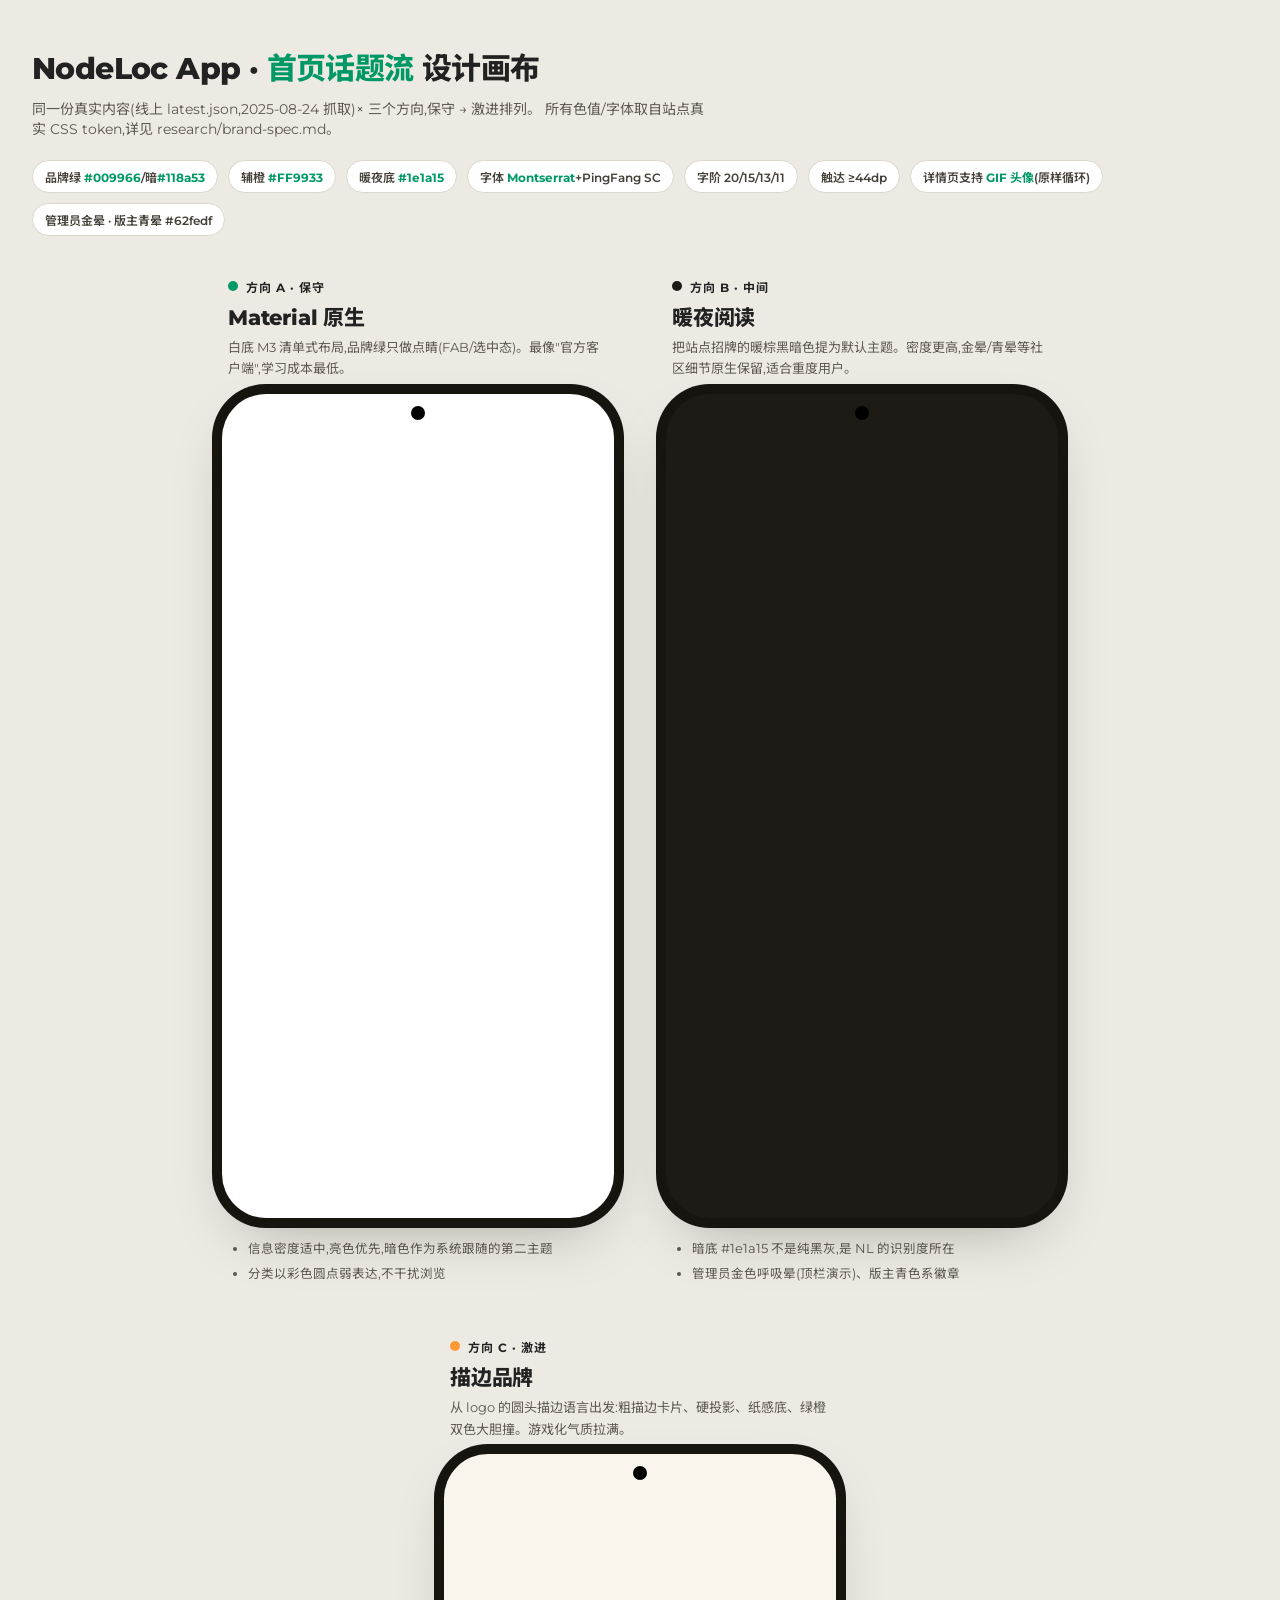
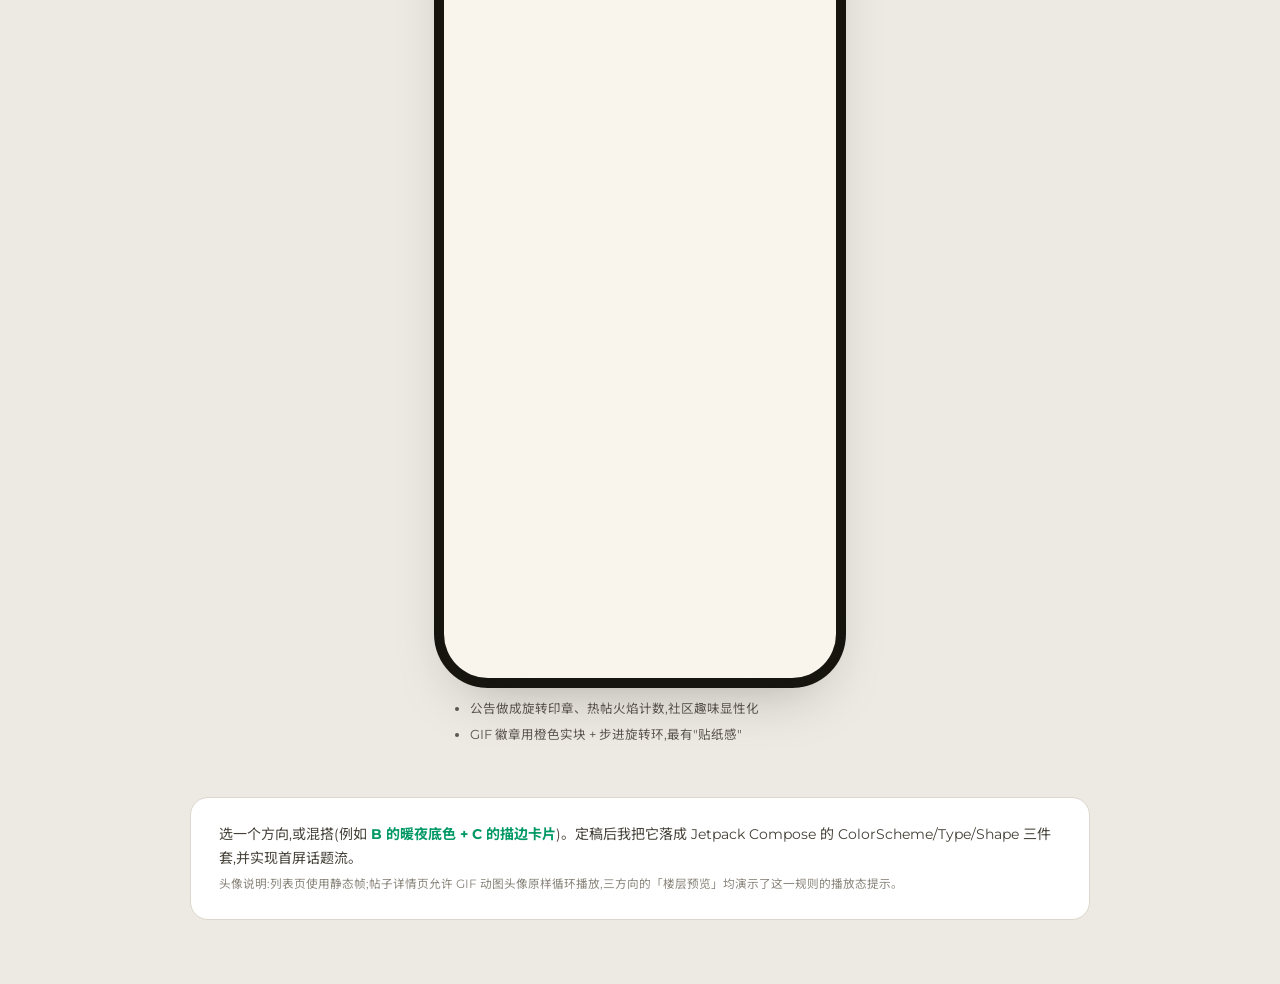
<file: design/NodeLoc App 设计画布.html>
<!doctype html>
<html lang="zh-CN">
<head>
<meta charset="utf-8">
<meta name="viewport" content="width=device-width,initial-scale=1">
<title>NodeLoc App 设计画布 · 三方向</title>
<link rel="preconnect" href="https://fonts.googleapis.com">
<link href="https://fonts.googleapis.com/css2?family=Montserrat:wght@500;600;700;800&family=Noto+Sans+SC:wght@400;500;700&display=swap" rel="stylesheet">
<style>
/* ============ 画布页自身(非手机屏) ============ */
*{margin:0;padding:0;box-sizing:border-box}
body{background:#edeae3;font-family:Montserrat,"Noto Sans SC","PingFang SC",sans-serif;color:#222;
     padding:44px 32px 64px;-webkit-font-smoothing:antialiased}
.intro{max-width:1340px;margin:0 auto 40px}
.intro h1{font-size:30px;font-weight:800;letter-spacing:-.02em}
.intro h1 em{font-style:normal;color:#009966}
.intro>p{margin-top:10px;font-size:14px;color:#5c5850;max-width:76ch;text-wrap:pretty}
.sys{margin-top:22px;display:flex;flex-wrap:wrap;gap:10px}
.sys span{font-size:12px;font-weight:600;padding:7px 12px;border-radius:999px;background:#fff;color:#454138;border:1px solid #dcd7cc}
.sys span b{color:#009966}
.phones{display:flex;gap:52px;justify-content:center;align-items:flex-start;flex-wrap:wrap;max-width:1400px;margin:0 auto}
.phone{width:392px}
.pitch{padding:0 6px 14px}
.pitch .tag{display:inline-flex;align-items:center;gap:8px;font-size:12px;font-weight:700;letter-spacing:.08em;text-transform:uppercase}
.pitch .tag i{width:10px;height:10px;border-radius:50%;display:inline-block}
.pitch h2{font-size:21px;font-weight:800;margin-top:6px;letter-spacing:-.01em}
.pitch p{font-size:13px;line-height:1.65;color:#5c5850;margin-top:6px;text-wrap:pretty}
.screen{position:relative;width:392px;height:824px;border-radius:44px;overflow:hidden;
        box-shadow:0 24px 60px -18px rgba(30,26,21,.35),0 0 0 10px #17150f;transform-origin:top left}
.punch{position:absolute;top:12px;left:50%;transform:translateX(-50%);width:14px;height:14px;border-radius:50%;background:#000;z-index:60}
.notes{padding:16px 8px 0;font-size:12.5px;line-height:1.7;color:#5c5850}
.notes li{margin-left:18px;margin-top:4px;text-wrap:pretty}
.pick{max-width:900px;margin:52px auto 0;background:#fff;border:1px solid #dcd7cc;border-radius:18px;padding:24px 28px;
      font-size:14px;line-height:1.75;color:#454138;text-wrap:pretty}
.pick b{color:#009966}

/* ============ 共享手机内部结构 ============ */
.app{position:absolute;inset:0;display:flex;flex-direction:column}
.sbar{height:38px;display:flex;align-items:center;justify-content:space-between;padding:0 26px;font-size:12.5px;font-weight:700;flex:none}
.sbar svg{vertical-align:-2px}
.abar{height:58px;display:flex;align-items:center;gap:12px;padding:0 18px;flex:none;z-index:50}
.abar .logo{height:21px;display:block}
.abar .grow{flex:1}
.iconbtn{width:42px;height:42px;border-radius:50%;display:flex;align-items:center;justify-content:center;cursor:pointer}
.me{position:relative;width:36px;height:36px;border-radius:50%}
.me img{width:100%;height:100%;border-radius:50%;display:block;object-fit:cover}
.chips{display:flex;gap:8px;padding:10px 16px 12px;overflow:hidden;flex:none}
.chip{flex:none;height:36px;padding:0 13px;border-radius:999px;display:inline-flex;align-items:center;gap:7px;
      font-size:13px;font-weight:600;white-space:nowrap;cursor:pointer}
.chip .dot{width:8px;height:8px;border-radius:50%}
.list{flex:1;overflow:hidden;padding:2px 14px 8px;display:flex;flex-direction:column;gap:9px}
.row{border-radius:16px;padding:12px 14px;display:flex;gap:12px;min-height:74px;cursor:pointer}
.avwrap{flex:none;position:relative;width:44px;height:44px}
.av{width:44px;height:44px;border-radius:50%;object-fit:cover;display:block}
.la{width:44px;height:44px;border-radius:50%;display:flex;align-items:center;justify-content:center;
    font-weight:800;font-size:18px}
.rmain{flex:1;min-width:0}
.rtitle{font-size:15px;font-weight:600;line-height:1.38;display:-webkit-box;-webkit-line-clamp:2;-webkit-box-orient:vertical;overflow:hidden;text-wrap:pretty}
.rmeta{display:flex;align-items:center;gap:11px;margin-top:7px;font-size:12px;font-weight:500}
.rmeta .cat{display:inline-flex;align-items:center;gap:5px;font-weight:700}
.rmeta .cat i{width:8px;height:8px;border-radius:50%;display:inline-block}
.rmeta .m{display:inline-flex;align-items:center;gap:4px}
.pin{display:inline-flex;align-items:center;gap:4px;font-size:10.5px;font-weight:800;padding:2px 8px;border-radius:6px;letter-spacing:.05em;vertical-align:2px;margin-right:6px}
.hotf{color:#F1592A;font-weight:800}
/* 楼层预览(帖子详情·GIF头像规则) */
.floor{margin:2px 14px 10px;border-radius:16px;padding:12px 14px;flex:none}
.floor .fh{display:flex;align-items:center;gap:11px}
.floor .fav{position:relative;width:42px;height:42px;flex:none}
.floor .fav img,.floor .fav .la{width:42px;height:42px;border-radius:50%}
.floor .fn{font-size:13.5px;font-weight:700}
.floor .fs{font-size:11.5px;margin-top:2px;font-weight:500}
.gifbadge{margin-left:auto;display:inline-flex;align-items:center;gap:5px;font-size:10px;font-weight:800;letter-spacing:.06em;
          padding:4px 9px;border-radius:999px;flex:none}
.floor p{font-size:13px;line-height:1.6;margin-top:9px;display:-webkit-box;-webkit-line-clamp:2;-webkit-box-orient:vertical;overflow:hidden;text-wrap:pretty}
@keyframes gifring{to{transform:rotate(360deg)}}
.gifring{position:absolute;inset:-4px;border-radius:50%;pointer-events:none}
/* 底部导航 */
.nav{height:78px;display:flex;align-items:flex-start;padding-top:9px;flex:none}
.nv{flex:1;display:flex;flex-direction:column;align-items:center;gap:3px;font-size:11px;font-weight:600;cursor:pointer}
.nvpill{width:56px;height:30px;border-radius:999px;display:flex;align-items:center;justify-content:center}
.fab{position:absolute;right:18px;bottom:96px;width:56px;height:56px;border-radius:18px;display:flex;align-items:center;justify-content:center;
     cursor:pointer;box-shadow:0 10px 24px -6px rgba(0,153,102,.5)}
.fabc{position:absolute;left:50%;bottom:88px;transform:translateX(-50%);width:62px;height:62px;border-radius:50%;
      display:flex;align-items:center;justify-content:center;cursor:pointer}

/* ============ 方向 A · Material 原生 ============ */
.dir-a .screen{background:#fff}
.dir-a .sbar{color:#222}
.dir-a .abar{background:#fff;border-bottom:1px solid #eceef0}
.dir-a .iconbtn{color:#45494d}
.dir-a .me{box-shadow:0 0 0 2px #fff,0 0 0 4px #00996633}
.dir-a .chips{background:#fff}
.dir-a .chip{background:#f3f4f6;color:#5c6166}
.dir-a .chip.on{background:#e2f3ec;color:#007a52}
.dir-a .chip .dot{opacity:.9}
.dir-a .row{background:#f8f9fa}
.dir-a .rtitle{color:#202124}
.dir-a .rmeta{color:#697077}
.dir-a .pin{background:#F1592A;color:#fff}
.dir-a .floor{background:#f2f7f5;border:1px solid #e2ebe7}
.dir-a .fn{color:#202124}.dir-a .fs{color:#697077}.dir-a .floor p{color:#3c4043}
.dir-a .gifbadge{background:#e2f3ec;color:#007a52}
.dir-a .gifring{background:conic-gradient(#009966 25%,transparent 0 100%);animation:gifring 2.4s linear infinite;opacity:.85}
.dir-a .nav{background:#fff;border-top:1px solid #eceef0}
.dir-a .nv{color:#9aa0a6}
.dir-a .nv.on{color:#007a52}
.dir-a .nvpill{background:transparent}
.dir-a .nv.on .nvpill{background:#e2f3ec}
.dir-a .fab{background:#009966;color:#fff}
.dir-a .hotf{color:#c5221f}

/* ============ 方向 B · 暖夜阅读 ============ */
.dir-b .screen{background:#1e1a15}
.dir-b .sbar{color:#ddd6cb}
.dir-b .abar{background:#12100d}
.dir-b .iconbtn{color:#b9ac99}
.dir-b .me{box-shadow:0 0 0 2px #12100d,0 0 0 3.5px #f5bf03;animation:pulseB 3s ease-in-out infinite}
@keyframes pulseB{0%,100%{box-shadow:0 0 0 2px #12100d,0 0 10px 2px rgba(245,191,3,.35)}50%{box-shadow:0 0 0 2px #12100d,0 0 20px 5px rgba(245,191,3,.6)}}
.dir-b .chip{background:#2a241d;color:#b3a793}
.dir-b .chip.on{background:#12331f;color:#3ecf82}
.dir-b .row{background:#272119;border:1px solid #372f24}
.dir-b .rtitle{color:#e8e0d2}
.dir-b .rmeta{color:#a39684}
.dir-b .pin{background:#F1592A;color:#fff}
.dir-b .hotf{color:#ff7a45}
.dir-b .floor{background:#231d16;border:1px solid #372f24}
.dir-b .fn{color:#efe7d8}.dir-b .fs{color:#a39684}.dir-b .floor p{color:#cfc4b1}
.dir-b .gifbadge{background:#0e2e22;color:#62fedf}
.dir-b .gifring{background:conic-gradient(#118a53 25%,transparent 0 100%);animation:gifring 2.4s linear infinite;opacity:.9}
.dir-b .nav{background:#12100d}
.dir-b .nv{color:#7a7060}
.dir-b .nv.on{color:#3ecf82}
.dir-b .list{gap:8px}
.dir-b .row{min-height:70px;padding:11px 13px}

/* ============ 方向 C · 描边品牌 ============ */
.dir-c .screen{background:#faf5ec}
.dir-c .sbar{color:#223029}
.dir-c .abar{background:#faf5ec;border-bottom:2px solid #223029}
.dir-c .abar .logo{height:26px}
.dir-c .iconbtn{color:#223029;border:2px solid #223029;background:#fff}
.dir-c .me{box-shadow:0 0 0 2px #faf5ec,0 0 0 4px #223029}
.dir-c .chip{background:#fff;border:2px solid #223029;color:#223029;border-radius:12px}
.dir-c .chip.on{background:#009966;border-color:#223029;color:#fff}
.dir-c .chip:not(.on) .dot{outline:2px solid #223029;outline-offset:-2px}
.dir-c .row{background:#fff;border:2px solid #223029;border-radius:18px;box-shadow:4px 4px 0 rgba(34,48,41,.14)}
.dir-c .rtitle{color:#223029}
.dir-c .rmeta{color:#68736d}
.dir-c .pin{background:#fff;color:#c2410c;border:2px solid #F1592A;transform:rotate(-3deg)}
.dir-c .hotf{color:#c2410c}
.dir-c .floor{background:#fff;border:2px dashed #223029;border-radius:18px}
.dir-c .fn{color:#223029}.dir-c .fs{color:#68736d}.dir-c .floor p{color:#414d47}
.dir-c .gifbadge{background:#FF9933;color:#223029;border:2px solid #223029}
.dir-c .gifring{background:conic-gradient(#FF9933 25%,#223029 0 50%,transparent 0 100%);animation:gifring 2s steps(4) infinite}
.dir-c .nav{background:#faf5ec;border-top:2px solid #223029}
.dir-c .nv{color:#8a938d}
.dir-c .nv.on{color:#223029;font-weight:800}
</style>
</head>
<body>

<header class="intro">
  <h1>NodeLoc App · <em>首页话题流</em> 设计画布</h1>
  <p>同一份真实内容(线上 latest.json,2025-08-24 抓取)× 三个方向,保守 → 激进排列。
     所有色值/字体取自站点真实 CSS token,详见 research/brand-spec.md。</p>
  <div class="sys">
    <span>品牌绿 <b>#009966</b>/暗<b>#118a53</b></span><span>辅橙 <b>#FF9933</b></span>
    <span>暖夜底 <b>#1e1a15</b></span><span>字体 <b>Montserrat</b>+PingFang SC</span>
    <span>字阶 20/15/13/11</span><span>触达 ≥44dp</span><span>详情页支持 <b>GIF 头像</b>(原样循环)</span>
    <span>管理员金晕 · 版主青晕 #62fedf</span>
  </div>
</header>

<main class="phones">

<!-- ═══════════ A ═══════════ -->
<section class="phone dir-a">
  <div class="pitch">
    <span class="tag"><i style="background:#009966"></i>方向 A · 保守</span>
    <h2>Material 原生</h2>
    <p>白底 M3 清单式布局,品牌绿只做点睛(FAB/选中态)。最像"官方客户端",学习成本最低。</p>
  </div>
  <div class="screen"><div class="punch"></div><div class="app" id="app-a"></div></div>
  <ul class="notes"><li>信息密度适中,亮色优先,暗色作为系统跟随的第二主题</li><li>分类以彩色圆点弱表达,不干扰浏览</li></ul>
</section>

<!-- ═══════════ B ═══════════ -->
<section class="phone dir-b">
  <div class="pitch">
    <span class="tag"><i style="background:#1e1a15"></i>方向 B · 中间</span>
    <h2>暖夜阅读</h2>
    <p>把站点招牌的暖棕黑暗色提为默认主题。密度更高,金晕/青晕等社区细节原生保留,适合重度用户。</p>
  </div>
  <div class="screen"><div class="punch"></div><div class="app" id="app-b"></div></div>
  <ul class="notes"><li>暗底 #1e1a15 不是纯黑灰,是 NL 的识别度所在</li><li>管理员金色呼吸晕(顶栏演示)、版主青色系徽章</li></ul>
</section>

<!-- ═══════════ C ═══════════ -->
<section class="phone dir-c">
  <div class="pitch">
    <span class="tag"><i style="background:#FF9933"></i>方向 C · 激进</span>
    <h2>描边品牌</h2>
    <p>从 logo 的圆头描边语言出发:粗描边卡片、硬投影、纸感底、绿橙双色大胆撞。游戏化气质拉满。</p>
  </div>
  <div class="screen"><div class="punch"></div><div class="app" id="app-c"></div></div>
  <ul class="notes"><li>公告做成旋转印章、热帖火焰计数,社区趣味显性化</li><li>GIF 徽章用橙色实块 + 步进旋转环,最有"贴纸感"</li></ul>
</section>

</main>

<footer class="pick">
  选一个方向,或混搭(例如 <b>B 的暖夜底色 + C 的描边卡片</b>)。定稿后我把它落成 Jetpack Compose 的
  ColorScheme/Type/Shape 三件套,并实现首屏话题流。
  <br><small style="color:#8a857b">头像说明:列表页使用静态帧;帖子详情页允许 GIF 动图头像原样循环播放,三方向的「楼层预览」均演示了这一规则的播放态提示。</small>
</footer>

<script>
const ICONS={
 search:'<svg width="21" height="21" viewBox="0 0 24 24" fill="none" stroke="currentColor" stroke-width="2.4" stroke-linecap="round"><circle cx="11" cy="11" r="7"/><path d="m20 20-3.5-3.5"/></svg>',
 bell:'<svg width="21" height="21" viewBox="0 0 24 24" fill="none" stroke="currentColor" stroke-width="2.2" stroke-linecap="round" stroke-linejoin="round"><path d="M18 8a6 6 0 0 0-12 0c0 7-3 8-3 8h18s-3-1-3-8"/><path d="M13.7 20a2 2 0 0 1-3.4 0"/></svg>',
 home:'<svg width="22" height="22" viewBox="0 0 24 24" fill="none" stroke="currentColor" stroke-width="2.2" stroke-linecap="round" stroke-linejoin="round"><path d="m3 10 9-7 9 7v10a1 1 0 0 1-1 1h-5v-6h-6v6H4a1 1 0 0 1-1-1z"/></svg>',
 grid:'<svg width="22" height="22" viewBox="0 0 24 24" fill="none" stroke="currentColor" stroke-width="2.2" stroke-linecap="round"><rect x="3" y="3" width="7" height="7" rx="1.5"/><rect x="14" y="3" width="7" height="7" rx="1.5"/><rect x="3" y="14" width="7" height="7" rx="1.5"/><rect x="14" y="14" width="7" height="7" rx="1.5"/></svg>',
 msg:'<svg width="22" height="22" viewBox="0 0 24 24" fill="none" stroke="currentColor" stroke-width="2.2" stroke-linecap="round" stroke-linejoin="round"><path d="M21 12a8 8 0 0 1-8 8H4l2.4-2.4A8 8 0 1 1 21 12z"/></svg>',
 user:'<svg width="22" height="22" viewBox="0 0 24 24" fill="none" stroke="currentColor" stroke-width="2.2" stroke-linecap="round"><circle cx="12" cy="8" r="4"/><path d="M4 21c1.5-4 5-5.5 8-5.5s6.5 1.5 8 5.5"/></svg>,
 plus:'<svg width="26" height="26" viewBox="0 0 24 24" fill="none" stroke="currentColor" stroke-width="2.6" stroke-linecap="round"><path d="M12 5v14M5 12h14"/></svg>'.replace('</svg>,',''),
 bubble:'<svg width="13" height="13" viewBox="0 0 24 24" fill="none" stroke="currentColor" stroke-width="2.6" stroke-linecap="round" stroke-linejoin="round"><path d="M21 12a8 8 0 0 1-8 8H4l2.4-2.4A8 8 0 1 1 21 12z"/></svg>',
 eye:'<svg width="14" height="14" viewBox="0 0 24 24" fill="none" stroke="currentColor" stroke-width="2.4" stroke-linecap="round" stroke-linejoin="round"><path d="M2 12s3.5-7 10-7 10 7 10 7-3.5 7-10 7-10-7-10-7z"/><circle cx="12" cy="12" r="3"/></svg>',
 flame:'<svg width="12" height="12" viewBox="0 0 24 24" fill="currentColor"><path d="M12 2c1 4-3 5-3 9a3 3 0 0 0 6 0c0-1.5-.8-2.4-.8-2.4S17 10 17 14a5 5 0 0 1-10 0C7 8 13 7 12 2z"/></svg>',
 pin:'<svg width="11" height="11" viewBox="0 0 24 24" fill="currentColor"><path d="M16 3l5 5-6 2-4 7-2-2-5 6 6-5-2-2 7-4z"/></svg>',
 gifplay:'<svg width="11" height="11" viewBox="0 0 24 24" fill="currentColor"><path d="M8 5v14l11-7z"/></svg>'
};
// ↑ plus icon 修正(避免转义问题)
ICONS.plus='<svg width="26" height="26" viewBox="0 0 24 24" fill="none" stroke="currentColor" stroke-width="2.6" stroke-linecap="round"><path d="M12 5v14M5 12h14"/></svg>';

const ROWS=[
 {t:"商家推广信息请统一发到推广节点",cat:"公告",cc:"#F1592A",pin:1,p:29,l:41,v:680,u:"daryenr",av:"assets/avatar-daryenr.png",ago:"59 分钟"},
 {t:"RemakeFace Pro高级版逆向Web支持9款生图模型，支持API调用开箱即用",cat:"AI",cc:"#0088CC",u:"shf_huang",ago:"7 分钟"},
 {t:"新一轮的12个月学生优惠gemini pro又又来了",cat:"羊毛党",cc:"#0088CC",hot:1,p:61,l:16,v:801,u:"153526739",ago:"8 分钟"},
 {t:"anyns.io 免费权威 DNS 入驻 NL：分线解析、自定义线路、CF 加速、DDNS、API",cat:"推广",cc:"#921665",u:"yuqi9",ago:"8 分钟"},
 {t:"搞了一个月的家宽，不知道可以干嘛用？",cat:"杂谈",cc:"#FFA500",u:"cc1359",ago:"9 分钟"},
 {t:"浅浅优化CM大佬25年的杰作（提前祝大家过个小年）",cat:"AI",cc:"#0088CC",hot:1,p:210,l:73,v:1474,u:"Wcowin",ago:"9 分钟"}
];
const CHIPS=[["全部",1],["互联网服务",0,"#2cb2b5"],["VPS",0,"#E45735"],["AI",0,"#0088CC"],["羊毛党",0,"#0088CC"],["数码与硬件",0,"#3184c4"],["优惠情报",0,"#dd3c3c"]];
const PAL=["#0088CC","#F1592A","#549447","#921665","#E45735","#652D90"];
function laBg(u){let h=0;for(const c of u)h=(h*31+c.charCodeAt(0))>>>0;return PAL[h%PAL.length];}
function laHTML(u,dark){
 const c=laBg(u);
 return '<div class="la" style="background:'+c+(dark?'26':'1f')+';color:'+c+'">'+u[0].toUpperCase()+'</div>';
}
function avHTML(r,dark){
 return r.av ? '<img class="av" src="'+r.av+'" alt="">'
             : '<div class="avwrap">'+laHTML(r.u,dark)+'</div>';
}
function rowHTML(r,dark){
 return '<div class="row"><div class="avwrap">'+(r.av?'<img class="av" src="'+r.av+'" alt="">':laHTML(r.u,dark))+'</div>'+
 '<div class="rmain"><div class="rtitle">'+
 (r.pin?'<span class="pin">'+ICONS.pin+'公告</span>':'')+r.t+'</div>'+
 '<div class="rmeta"><span class="cat"><i style="background:'+r.cc+'"></i>'+r.cat+'</span>'+
 (r.p?'<span class="m">'+ICONS.bubble+r.p+'</span>':'')+
 '<span class="m">'+ICONS.eye+(r.v??2)+'</span>'+
 (r.hot?'<span class="m hotf">'+ICONS.flame+'热</span>':'')+
 '<span class="m" style="margin-left:auto">'+r.ago+'</span></div></div></div>';
}
function build(dir,dark){
 const logo='<img class="logo" src="assets/nodeloc-logo.svg" alt="NodeLoc">';
 return ''+
 '<div class="sbar"><span>9:41</span><span>G▂▄▆ ᯤ ▮</span></div>'+
 '<div class="abar">'+logo+'<span class="grow"></span>'+
   '<span class="iconbtn">'+ICONS.search+'</span>'+
   '<span class="iconbtn">'+ICONS.bell+'</span>'+
   '<span class="me"><img src="assets/avatar-james.png" alt=""></span></div>'+
 '<div class="chips">'+CHIPS.map(c=>{
   const st=c[2]?'<span class="dot" style="background:'+c[2]+'"></span>':'';
   return '<span class="chip'+(c[1]?' on':'')+'">'+st+c[0]+'</span>';}).join('')+'</div>'+
 '<div class="list">'+ROWS.map(r=>rowHTML(r,dark)).join('')+'</div>'+
 '<div class="floor"><div class="fh">'+
   '<span class="fav"><span class="gifring"></span><img src="assets/avatar-james.png" alt=""></span>'+
   '<div><div class="fn">James <span style="font-size:10px;font-weight:800;color:'+(dark?'#f5bf03':'#b8860b')+'">ADMIN</span></div>'+
   '<div class="fs">3 楼 · 楼主 · 刚刚</div></div>'+
   '<span class="gifbadge">'+ICONS.gifplay+'GIF 头像</span></div>'+
   '<p>详情页头像支持动图:这里按原样循环播放,不做任何滤镜或遮罩;列表页仍取静帧保证性能。</p></div>'+
 '<div class="nav">'+
   ['home|首页', 'grid|分类', 'msg|消息', 'user|我的'].map((s,i)=>{
     const [ic,label]=s.split('|');
     return '<span class="nv'+(i===0?' on':'')+'"><span class="nvpill">'+ICONS[ic]+'</span>'+label+'</span>';}).join('')+
 '</div>'+
 (dir==='a'?'<span class="fab">'+ICONS.plus+'</span>':
  dir==='c'?'<span class="fabc" style="background:#FF9933;border:2.5px solid #223029;box-shadow:3px 3px 0 #223029;color:#223029">'+ICONS.plus+'</span>':'');
}
document.getElementById('app-a').innerHTML=build('a',false);
document.getElementById('app-b').innerHTML=build('b',true);
document.getElementById('app-c').innerHTML=build('c',false);
</script>
</body>
</html>
</file>
